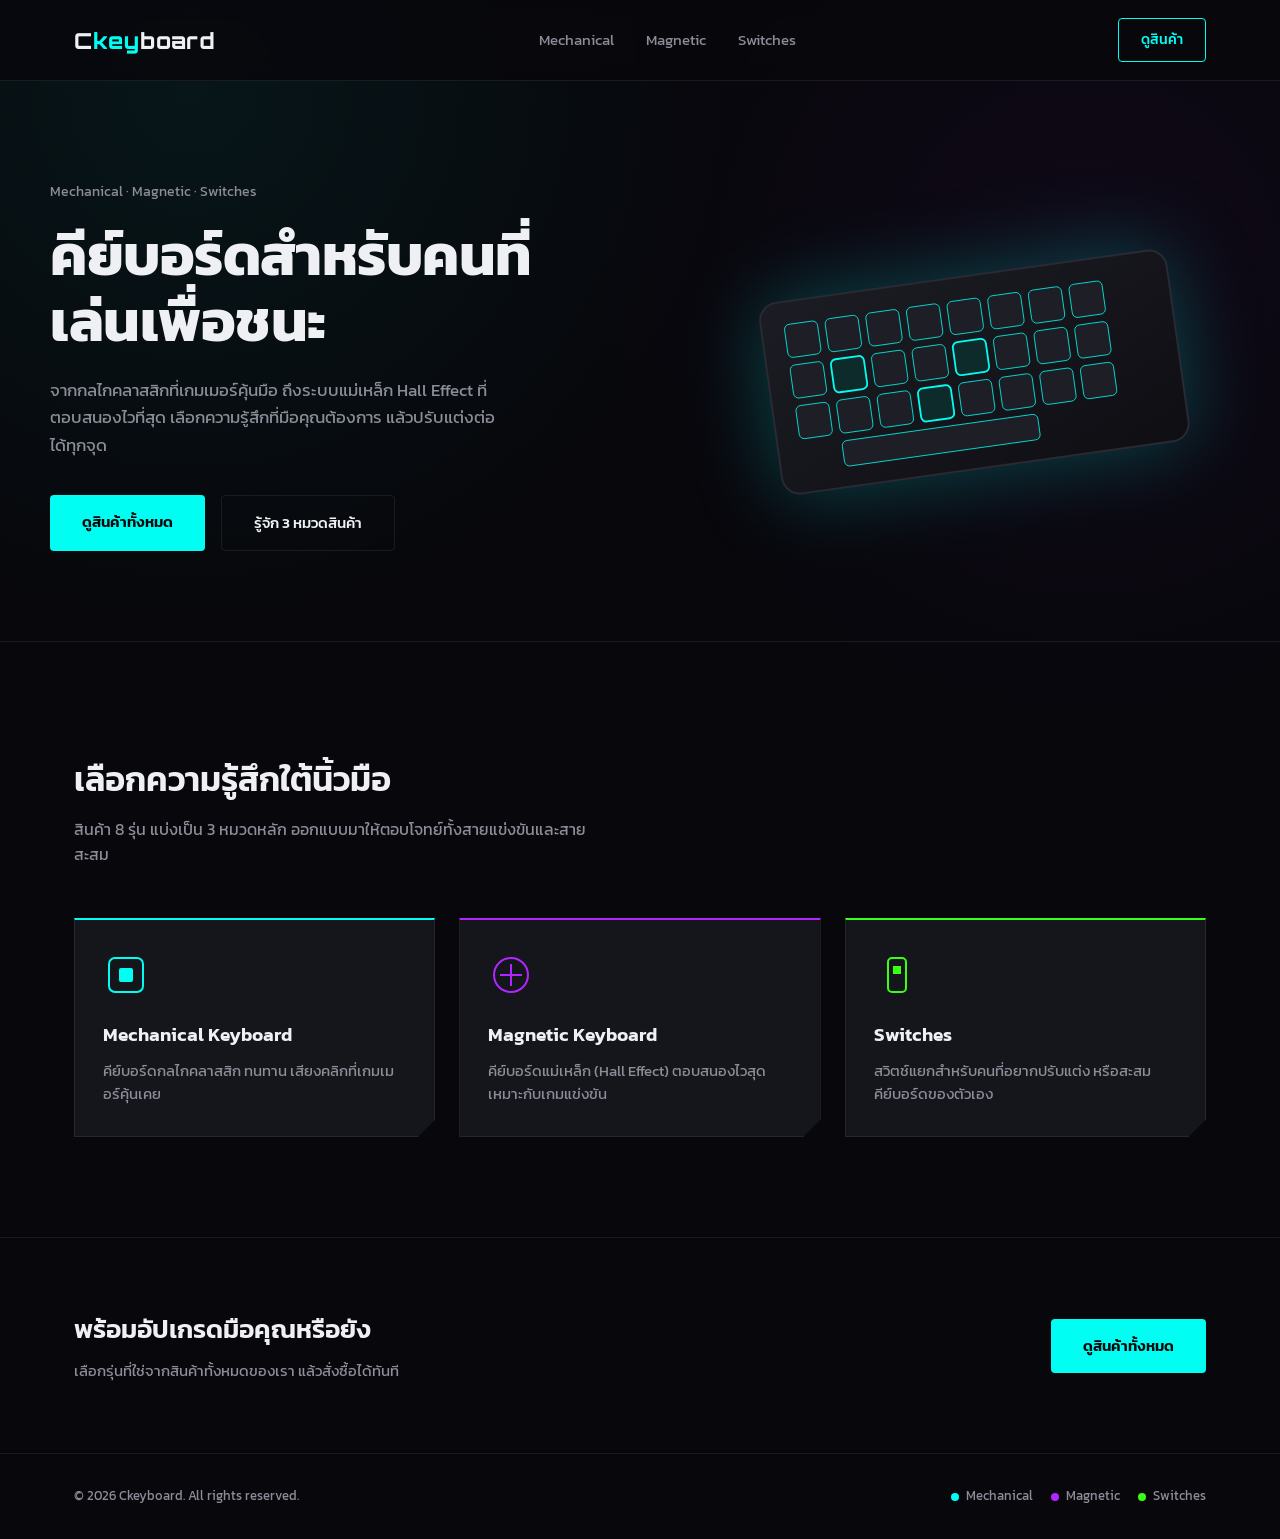
<file: index.html>
<!DOCTYPE html>
<html lang="th">
<head>
<meta charset="UTF-8">
<meta name="viewport" content="width=device-width, initial-scale=1.0">
<title>Ckeyboard — คีย์บอร์ดสำหรับคนที่เล่นเพื่อชนะ</title>
<link rel="preconnect" href="https://fonts.googleapis.com">
<link href="https://fonts.googleapis.com/css2?family=Orbitron:wght@600;700;800&family=Kanit:wght@300;400;500;600;700&display=swap" rel="stylesheet">
<link rel="stylesheet" href="style.css">
</head>
<body>

<header>
  <nav class="nav wrap">
    <div class="logo">C<span>key</span>board</div>
    <div class="nav-links">
      <a href="product.html#mechanical">Mechanical</a>
      <a href="product.html#magnetic">Magnetic</a>
      <a href="product.html#switches">Switches</a>
    </div>
    <a href="product.html" class="nav-cta">ดูสินค้า</a>
  </nav>
</header>

<section class="hero">
  <div class="hero-grid">
    <div>
      <div class="hero-eyebrow">Mechanical · Magnetic · Switches</div>
      <h1>คีย์บอร์ดสำหรับคนที่เล่นเพื่อชนะ</h1>
      <p class="sub">จากกลไกคลาสสิกที่เกมเมอร์คุ้นมือ ถึงระบบแม่เหล็ก Hall Effect ที่ตอบสนองไวที่สุด เลือกความรู้สึกที่มือคุณต้องการ แล้วปรับแต่งต่อได้ทุกจุด</p>
      <div class="hero-actions">
        <a href="product.html" class="btn-primary">ดูสินค้าทั้งหมด</a>
        <a href="#categories" class="btn-ghost">รู้จัก 3 หมวดสินค้า</a>
      </div>
    </div>
    <div class="hero-art">
      <svg viewBox="0 0 400 260" xmlns="http://www.w3.org/2000/svg">
        <defs>
          <linearGradient id="capGrad" x1="0" y1="0" x2="1" y2="1">
            <stop offset="0%" stop-color="#1c1c24"/>
            <stop offset="100%" stop-color="#0e0e13"/>
          </linearGradient>
        </defs>
        <g transform="rotate(-8 200 130)">
          <rect x="40" y="60" width="320" height="150" rx="14" fill="url(#capGrad)" stroke="#2a2a33" stroke-width="1.5"/>
          <g fill="#1e1e26" stroke="#00fff2" stroke-width="0.6">
            <rect x="58" y="78" width="26" height="26" rx="4"/>
            <rect x="90" y="78" width="26" height="26" rx="4"/>
            <rect x="122" y="78" width="26" height="26" rx="4"/>
            <rect x="154" y="78" width="26" height="26" rx="4"/>
            <rect x="186" y="78" width="26" height="26" rx="4"/>
            <rect x="218" y="78" width="26" height="26" rx="4"/>
            <rect x="250" y="78" width="26" height="26" rx="4"/>
            <rect x="282" y="78" width="26" height="26" rx="4"/>

            <rect x="58" y="110" width="26" height="26" rx="4"/>
            <rect x="90" y="110" width="26" height="26" rx="4" fill="#0d2b2a" stroke-width="1.4"/>
            <rect x="122" y="110" width="26" height="26" rx="4"/>
            <rect x="154" y="110" width="26" height="26" rx="4"/>
            <rect x="186" y="110" width="26" height="26" rx="4" fill="#0d2b2a" stroke-width="1.4"/>
            <rect x="218" y="110" width="26" height="26" rx="4"/>
            <rect x="250" y="110" width="26" height="26" rx="4"/>
            <rect x="282" y="110" width="26" height="26" rx="4"/>

            <rect x="58" y="142" width="26" height="26" rx="4"/>
            <rect x="90" y="142" width="26" height="26" rx="4"/>
            <rect x="122" y="142" width="26" height="26" rx="4"/>
            <rect x="154" y="142" width="26" height="26" rx="4" fill="#0d2b2a" stroke-width="1.4"/>
            <rect x="186" y="142" width="26" height="26" rx="4"/>
            <rect x="218" y="142" width="26" height="26" rx="4"/>
            <rect x="250" y="142" width="26" height="26" rx="4"/>
            <rect x="282" y="142" width="26" height="26" rx="4"/>

            <rect x="90" y="174" width="154" height="20" rx="4"/>
          </g>
        </g>
      </svg>
    </div>
  </div>
</section>

<section class="categories" id="categories">
  <div class="wrap">
    <div class="section-head">
      <h2>เลือกความรู้สึกใต้นิ้วมือ</h2>
      <p>สินค้า 8 รุ่น แบ่งเป็น 3 หมวดหลัก ออกแบบมาให้ตอบโจทย์ทั้งสายแข่งขันและสายสะสม</p>
    </div>
    <div class="cat-grid">
      <a class="cat-card mech" href="product.html#mechanical" style="display:block">
        <svg class="cat-icon" viewBox="0 0 46 46" fill="none"><rect x="6" y="6" width="34" height="34" rx="6" stroke="#00fff2" stroke-width="2"/><rect x="16" y="16" width="14" height="14" rx="2" fill="#00fff2"/></svg>
        <h3>Mechanical Keyboard</h3>
        <p>คีย์บอร์ดกลไกคลาสสิก ทนทาน เสียงคลิกที่เกมเมอร์คุ้นเคย</p>
      </a>
      <a class="cat-card mag" href="product.html#magnetic" style="display:block">
        <svg class="cat-icon" viewBox="0 0 46 46" fill="none"><circle cx="23" cy="23" r="17" stroke="#b026ff" stroke-width="2"/><path d="M23 12v22M12 23h22" stroke="#b026ff" stroke-width="2"/></svg>
        <h3>Magnetic Keyboard</h3>
        <p>คีย์บอร์ดแม่เหล็ก (Hall Effect) ตอบสนองไวสุด เหมาะกับเกมแข่งขัน</p>
      </a>
      <a class="cat-card sw" href="product.html#switches" style="display:block">
        <svg class="cat-icon" viewBox="0 0 46 46" fill="none"><rect x="14" y="6" width="18" height="34" rx="4" stroke="#39ff14" stroke-width="2"/><rect x="19" y="14" width="8" height="8" fill="#39ff14"/></svg>
        <h3>Switches</h3>
        <p>สวิตช์แยกสำหรับคนที่อยากปรับแต่ง หรือสะสมคีย์บอร์ดของตัวเอง</p>
      </a>
    </div>
  </div>
</section>

<section class="contact" id="contact">
  <div class="wrap contact-inner">
    <div>
      <h2>พร้อมอัปเกรดมือคุณหรือยัง</h2>
      <p>เลือกรุ่นที่ใช่จากสินค้าทั้งหมดของเรา แล้วสั่งซื้อได้ทันที</p>
    </div>
    <a href="product.html" class="btn-primary">ดูสินค้าทั้งหมด</a>
  </div>
</section>

<footer>
  <div class="wrap footer-inner">
    <div>© <span id="year"></span> Ckeyboard. All rights reserved.</div>
    <div class="legend">
      <span><span class="dot cyan"></span>Mechanical</span>
      <span><span class="dot magenta"></span>Magnetic</span>
      <span><span class="dot green"></span>Switches</span>
    </div>
  </div>
</footer>

<script src="script.js"></script>
</body>
</html>
</file>
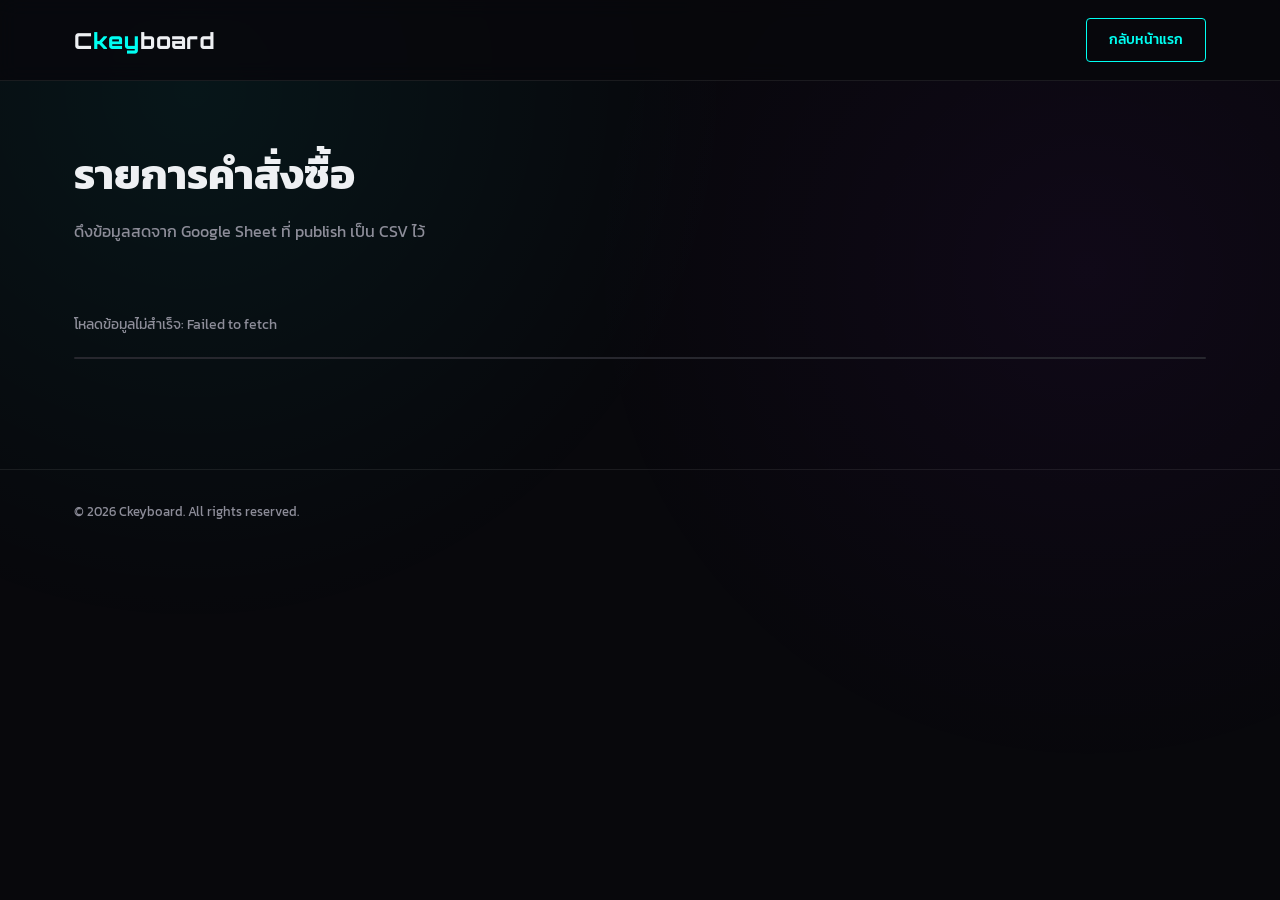
<file: admin.html>
<!DOCTYPE html>
<html lang="th">
<head>
<meta charset="UTF-8">
<meta name="viewport" content="width=device-width, initial-scale=1.0">
<title>Admin — รายการคำสั่งซื้อ — Ckeyboard</title>
<link rel="preconnect" href="https://fonts.googleapis.com">
<link href="https://fonts.googleapis.com/css2?family=Orbitron:wght@600;700;800&family=Kanit:wght@300;400;500;600;700&display=swap" rel="stylesheet">
<link rel="stylesheet" href="style.css">
</head>
<body>

<header>
  <nav class="nav wrap">
    <a href="index.html" class="logo">C<span>key</span>board</a>
    <div class="nav-links"></div>
    <a href="index.html" class="nav-cta">กลับหน้าแรก</a>
  </nav>
</header>

<div class="page-title wrap">
  <h1>รายการคำสั่งซื้อ</h1>
  <p>ดึงข้อมูลสดจาก Google Sheet ที่ publish เป็น CSV ไว้</p>
</div>

<section class="admin-section">
  <div class="wrap">
    <p class="admin-status" id="adminStatus">กำลังโหลด...</p>
    <div class="admin-table-wrap">
      <table class="admin-table">
        <thead><tr id="adminHead"></tr></thead>
        <tbody id="adminTable"></tbody>
      </table>
    </div>
  </div>
</section>

<footer>
  <div class="wrap footer-inner">
    <div>© <span id="year"></span> Ckeyboard. All rights reserved.</div>
  </div>
</footer>

<script src="script.js"></script>
</body>
</html>
</file>
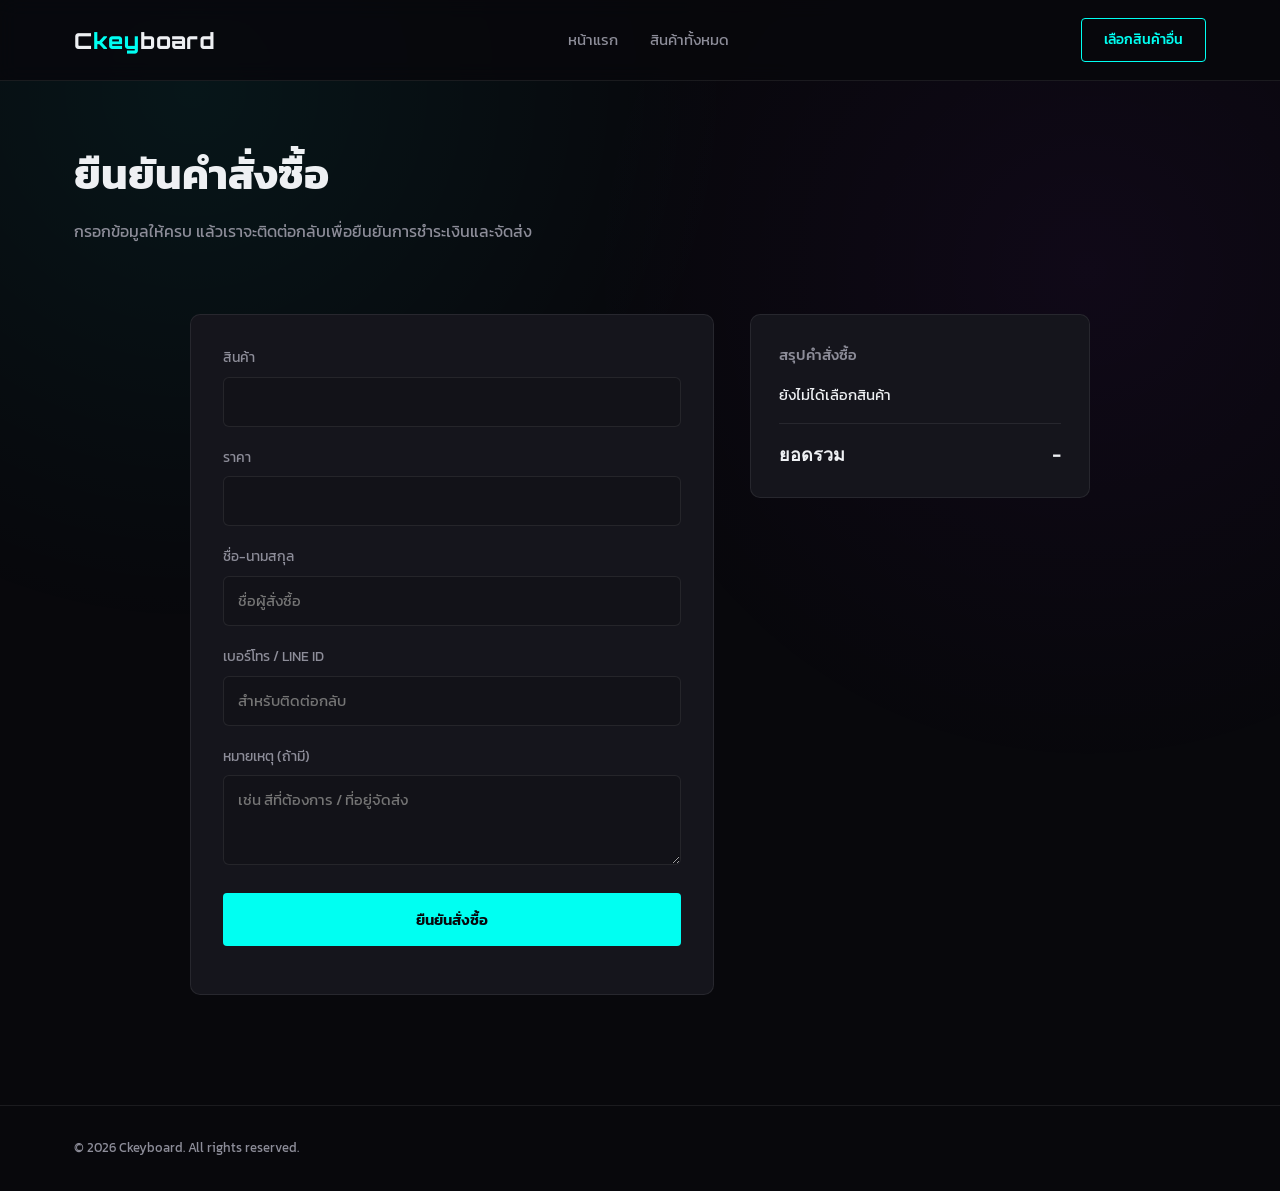
<file: order.html>
<!DOCTYPE html>
<html lang="th">
<head>
<meta charset="UTF-8">
<meta name="viewport" content="width=device-width, initial-scale=1.0">
<title>สั่งซื้อ — Ckeyboard</title>
<link rel="preconnect" href="https://fonts.googleapis.com">
<link href="https://fonts.googleapis.com/css2?family=Orbitron:wght@600;700;800&family=Kanit:wght@300;400;500;600;700&display=swap" rel="stylesheet">
<link rel="stylesheet" href="style.css">
</head>
<body>

<header>
  <nav class="nav wrap">
    <a href="index.html" class="logo">C<span>key</span>board</a>
    <div class="nav-links">
      <a href="index.html">หน้าแรก</a>
      <a href="product.html">สินค้าทั้งหมด</a>
    </div>
    <a href="product.html" class="nav-cta">เลือกสินค้าอื่น</a>
  </nav>
</header>

<div class="page-title wrap">
  <h1>ยืนยันคำสั่งซื้อ</h1>
  <p>กรอกข้อมูลให้ครบ แล้วเราจะติดต่อกลับเพื่อยืนยันการชำระเงินและจัดส่ง</p>
</div>

<section class="form-section">
  <div class="order-layout">
    <form class="form-card" id="orderForm">
      <div class="field">
        <label for="itemName">สินค้า</label>
        <input type="text" id="itemName" readonly>
      </div>
      <div class="field">
        <label for="itemPrice">ราคา</label>
        <input type="text" id="itemPrice" readonly>
      </div>
      <div class="field">
        <label for="customerName">ชื่อ-นามสกุล</label>
        <input type="text" id="customerName" placeholder="ชื่อผู้สั่งซื้อ" required>
      </div>
      <div class="field">
        <label for="customerContact">เบอร์โทร / LINE ID</label>
        <input type="text" id="customerContact" placeholder="สำหรับติดต่อกลับ" required>
      </div>
      <div class="field">
        <label for="orderNote">หมายเหตุ (ถ้ามี)</label>
        <textarea id="orderNote" placeholder="เช่น สีที่ต้องการ / ที่อยู่จัดส่ง"></textarea>
      </div>
      <button type="submit" class="btn-primary" style="width:100%">ยืนยันสั่งซื้อ</button>
      <div class="form-status" id="formStatus"></div>
    </form>

    <div class="summary-card">
      <h3>สรุปคำสั่งซื้อ</h3>
      <div class="summary-row"><span id="summaryItem">-</span></div>
      <div class="summary-total"><span>ยอดรวม</span><span id="orderTotal">-</span></div>
    </div>
  </div>
</section>

<footer>
  <div class="wrap footer-inner">
    <div>© <span id="year"></span> Ckeyboard. All rights reserved.</div>
  </div>
</footer>

<script src="script.js"></script>
<script>
  // mirror the selected item name into the summary card
  document.addEventListener("DOMContentLoaded", () => {
    const params = new URLSearchParams(window.location.search);
    const item = params.get("item");
    const summaryItem = document.getElementById("summaryItem");
    if (summaryItem) summaryItem.textContent = item || "ยังไม่ได้เลือกสินค้า";
  });
</script>
</body>
</html>
</file>
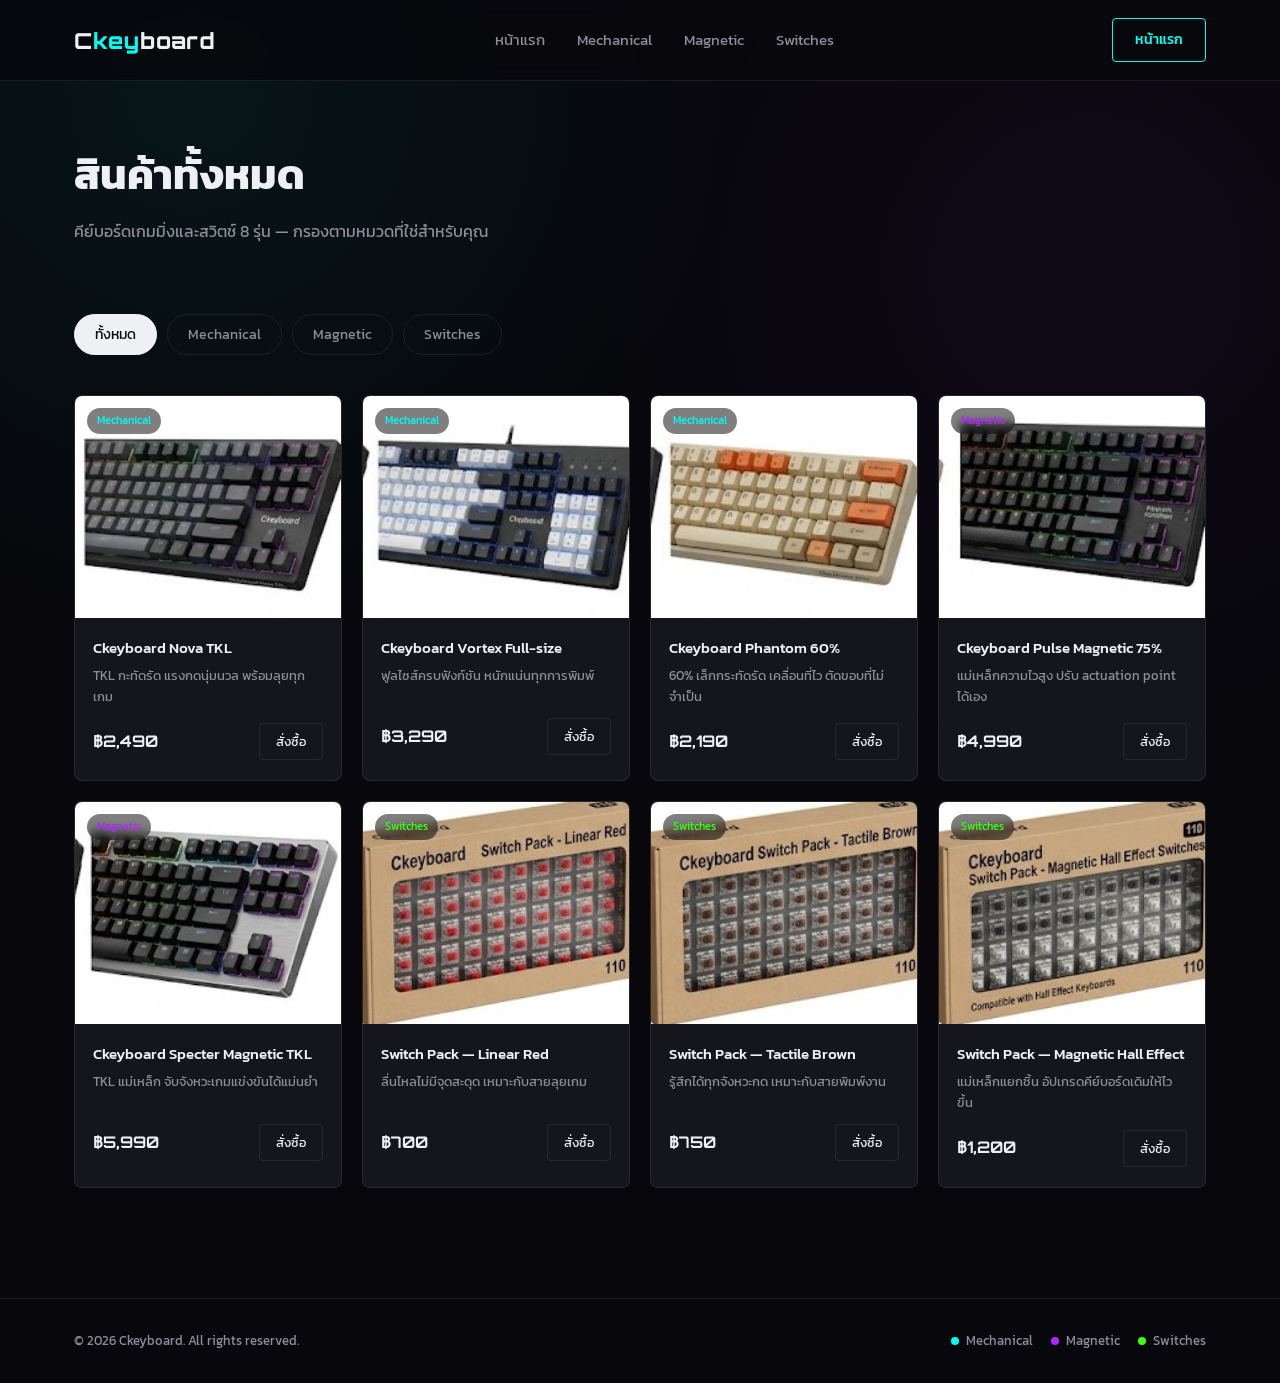
<file: product.html>
<!DOCTYPE html>
<html lang="th">
<head>
<meta charset="UTF-8">
<meta name="viewport" content="width=device-width, initial-scale=1.0">
<title>สินค้าทั้งหมด — Ckeyboard</title>
<link rel="preconnect" href="https://fonts.googleapis.com">
<link href="https://fonts.googleapis.com/css2?family=Orbitron:wght@600;700;800&family=Kanit:wght@300;400;500;600;700&display=swap" rel="stylesheet">
<link rel="stylesheet" href="style.css">
</head>
<body>

<header>
  <nav class="nav wrap">
    <a href="index.html" class="logo">C<span>key</span>board</a>
    <div class="nav-links">
      <a href="index.html">หน้าแรก</a>
      <a href="#" class="filter-jump" data-filter="mechanical">Mechanical</a>
      <a href="#" class="filter-jump" data-filter="magnetic">Magnetic</a>
      <a href="#" class="filter-jump" data-filter="switches">Switches</a>
    </div>
    <a href="index.html" class="nav-cta">หน้าแรก</a>
  </nav>
</header>

<div class="page-title wrap">
  <h1>สินค้าทั้งหมด</h1>
  <p>คีย์บอร์ดเกมมิ่งและสวิตช์ 8 รุ่น — กรองตามหมวดที่ใช่สำหรับคุณ</p>
</div>

<section class="products">
  <div class="wrap">
    <div class="filter-tabs" id="filterTabs">
      <button class="filter-tab active" data-filter="all">ทั้งหมด</button>
      <button class="filter-tab" data-filter="mechanical">Mechanical</button>
      <button class="filter-tab" data-filter="magnetic">Magnetic</button>
      <button class="filter-tab" data-filter="switches">Switches</button>
    </div>

    <div class="product-grid" id="productGrid">
      <!-- rendered by script.js from products.json -->
    </div>
  </div>
</section>

<footer>
  <div class="wrap footer-inner">
    <div>© <span id="year"></span> Ckeyboard. All rights reserved.</div>
    <div class="legend">
      <span><span class="dot cyan"></span>Mechanical</span>
      <span><span class="dot magenta"></span>Magnetic</span>
      <span><span class="dot green"></span>Switches</span>
    </div>
  </div>
</footer>

<script src="script.js"></script>
<script>
  // allow header links (#mechanical etc, or ?hash from index.html) to trigger the matching filter tab
  document.addEventListener("DOMContentLoaded", () => {
    const applyHashFilter = () => {
      const hash = window.location.hash.replace("#", "");
      if (!hash) return;
      const tab = document.querySelector(`#filterTabs .filter-tab[data-filter="${hash}"]`);
      if (tab) tab.click();
    };
    setTimeout(applyHashFilter, 50); // wait for products to render first
    document.querySelectorAll(".filter-jump").forEach(link => {
      link.addEventListener("click", (e) => {
        e.preventDefault();
        const tab = document.querySelector(`#filterTabs .filter-tab[data-filter="${link.dataset.filter}"]`);
        if (tab) tab.click();
        document.getElementById("productGrid").scrollIntoView({ behavior: "smooth" });
      });
    });
  });
</script>
</body>
</html>
</file>
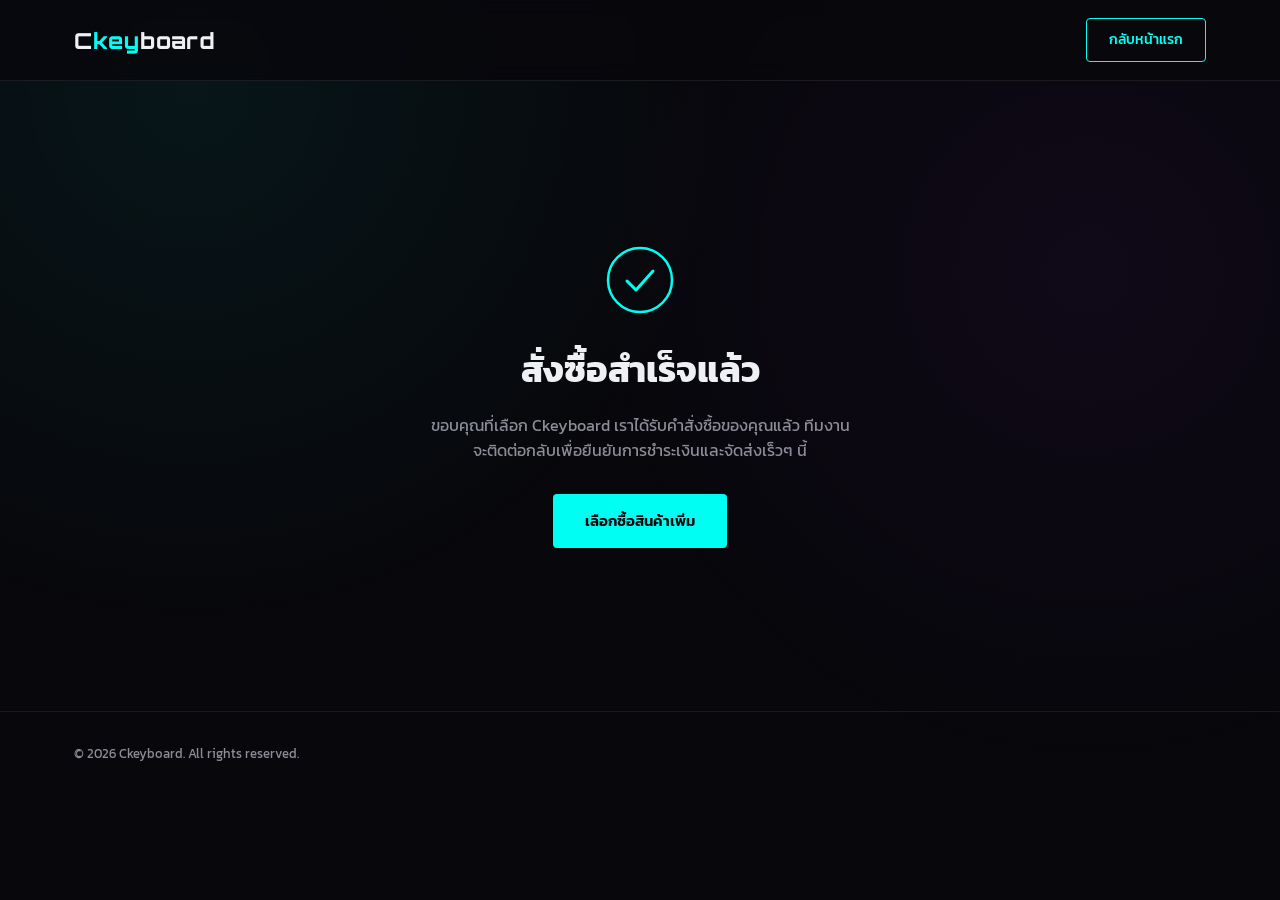
<file: thankyou.html>
<!DOCTYPE html>
<html lang="th">
<head>
<meta charset="UTF-8">
<meta name="viewport" content="width=device-width, initial-scale=1.0">
<title>ขอบคุณสำหรับคำสั่งซื้อ — Ckeyboard</title>
<link rel="preconnect" href="https://fonts.googleapis.com">
<link href="https://fonts.googleapis.com/css2?family=Orbitron:wght@600;700;800&family=Kanit:wght@300;400;500;600;700&display=swap" rel="stylesheet">
<link rel="stylesheet" href="style.css">
</head>
<body>

<header>
  <nav class="nav wrap">
    <a href="index.html" class="logo">C<span>key</span>board</a>
    <div class="nav-links"></div>
    <a href="index.html" class="nav-cta">กลับหน้าแรก</a>
  </nav>
</header>

<section class="thanks-section wrap">
  <div>
    <svg class="thanks-icon" viewBox="0 0 70 70" fill="none" style="margin-left:auto;margin-right:auto">
      <circle cx="35" cy="35" r="32" stroke="#00fff2" stroke-width="2.5"/>
      <path d="M22 36l9 9 17-19" stroke="#00fff2" stroke-width="3" stroke-linecap="round" stroke-linejoin="round"/>
    </svg>
    <h1>สั่งซื้อสำเร็จแล้ว</h1>
    <p>ขอบคุณที่เลือก Ckeyboard เราได้รับคำสั่งซื้อของคุณแล้ว ทีมงานจะติดต่อกลับเพื่อยืนยันการชำระเงินและจัดส่งเร็วๆ นี้</p>
    <a href="product.html" class="btn-primary">เลือกซื้อสินค้าเพิ่ม</a>
  </div>
</section>

<footer>
  <div class="wrap footer-inner">
    <div>© <span id="year"></span> Ckeyboard. All rights reserved.</div>
  </div>
</footer>

<script src="script.js"></script>
</body>
</html>
</file>
<file: style.css>
:root{
  --bg:#08080c;
  --bg-elevated:#121218;
  --bg-card:#15151c;
  --text-primary:#eef0f3;
  --text-muted:#8d8d99;
  --border:rgba(255,255,255,0.08);
  --cyan:#00fff2;
  --magenta:#b026ff;
  --green:#39ff14;
  --font-display:'Orbitron', sans-serif;
  --font-body:'Kanit', sans-serif;
}
*{box-sizing:border-box; margin:0; padding:0;}
html{scroll-behavior:smooth;}
body{
  background:var(--bg);
  color:var(--text-primary);
  font-family:var(--font-body);
  line-height:1.6;
  overflow-x:hidden;
}
a{color:inherit; text-decoration:none;}
img,svg{display:block; max-width:100%;}
.wrap{max-width:1180px; margin:0 auto; padding:0 24px;}

body::before{
  content:"";
  position:fixed; inset:0;
  background-image:
    radial-gradient(circle at 15% 10%, rgba(0,255,242,0.06), transparent 40%),
    radial-gradient(circle at 85% 30%, rgba(176,38,255,0.05), transparent 40%);
  pointer-events:none;
  z-index:0;
}

/* ---------- HEADER ---------- */
header{
  position:sticky; top:0; z-index:50;
  background:rgba(8,8,12,0.85);
  backdrop-filter:blur(10px);
  border-bottom:1px solid var(--border);
}
.nav{
  display:flex; align-items:center; justify-content:space-between;
  padding:18px 24px;
}
.logo{
  font-family:var(--font-display);
  font-weight:800;
  font-size:22px;
  letter-spacing:1px;
  color:var(--text-primary);
}
.logo span{color:var(--cyan);}
.nav-links{
  display:flex; gap:32px;
  font-size:15px;
  font-weight:400;
  color:var(--text-muted);
}
.nav-links a{transition:color .2s;}
.nav-links a:hover{color:var(--cyan);}
.nav-cta{
  padding:10px 22px;
  border:1px solid var(--cyan);
  border-radius:4px;
  font-size:14px;
  font-weight:500;
  color:var(--cyan);
  transition:all .25s;
  white-space:nowrap;
}
.nav-cta:hover{
  background:var(--cyan);
  color:#08080c;
  box-shadow:0 0 20px rgba(0,255,242,0.5);
}

/* ---------- HERO ---------- */
.hero{
  position:relative; z-index:1;
  padding:100px 24px 90px;
}
.hero-grid{
  max-width:1180px; margin:0 auto;
  display:grid;
  grid-template-columns:1.1fr 0.9fr;
  gap:40px;
  align-items:center;
}
.hero-eyebrow{
  font-size:14px;
  color:var(--text-muted);
  margin-bottom:18px;
}
.hero h1{
  font-family:var(--font-body);
  font-weight:700;
  font-size:clamp(34px, 5vw, 58px);
  line-height:1.15;
  letter-spacing:-0.5px;
  max-width:560px;
  animation:riseIn .8s ease-out both;
}
.hero p.sub{
  margin-top:22px;
  font-size:17px;
  color:var(--text-muted);
  max-width:460px;
  animation:riseIn .8s ease-out .1s both;
}
.hero-actions{
  margin-top:36px;
  display:flex; gap:16px; flex-wrap:wrap;
  animation:riseIn .8s ease-out .2s both;
}
.btn-primary{
  padding:15px 32px;
  background:var(--cyan);
  color:#08080c;
  font-weight:600;
  font-size:15px;
  border-radius:4px;
  transition:all .25s;
  display:inline-block;
  border:none;
  cursor:pointer;
  font-family:var(--font-body);
}
.btn-primary:hover{
  box-shadow:0 0 30px rgba(0,255,242,0.55);
  transform:translateY(-2px);
}
.btn-ghost{
  padding:15px 32px;
  border:1px solid var(--border);
  color:var(--text-primary);
  font-weight:500;
  font-size:15px;
  border-radius:4px;
  transition:all .25s;
  background:transparent;
  cursor:pointer;
  font-family:var(--font-body);
}
.btn-ghost:hover{border-color:var(--text-muted);}

@keyframes riseIn{
  from{opacity:0; transform:translateY(16px);}
  to{opacity:1; transform:translateY(0);}
}

.hero-art{animation:riseIn 1s ease-out .15s both;}
.hero-art svg{
  width:100%; height:auto;
  filter:drop-shadow(0 0 40px rgba(0,255,242,0.25));
  animation:float 6s ease-in-out infinite;
}
@keyframes float{
  0%,100%{transform:translateY(0) rotate(-3deg);}
  50%{transform:translateY(-14px) rotate(-1deg);}
}

/* ---------- CATEGORY STRIP ---------- */
.categories{
  position:relative; z-index:1;
  padding:40px 24px 100px;
  border-top:1px solid var(--border);
}
.categories .wrap{padding-top:70px;}
.section-head{max-width:520px; margin-bottom:50px;}
.section-head h2{font-size:clamp(26px,3.4vw,34px); font-weight:600;}
.section-head p{margin-top:12px; color:var(--text-muted); font-size:15.5px;}
.cat-grid{display:grid; grid-template-columns:repeat(3,1fr); gap:24px;}
.cat-card{
  background:var(--bg-card);
  border:1px solid var(--border);
  padding:32px 28px 30px;
  clip-path:polygon(0 0, 100% 0, 100% calc(100% - 18px), calc(100% - 18px) 100%, 0 100%);
  transition:border-color .25s, transform .25s;
}
.cat-card:hover{transform:translateY(-4px);}
.cat-icon{width:46px; height:46px; margin-bottom:22px;}
.cat-card h3{font-size:19px; font-weight:600; margin-bottom:10px;}
.cat-card p{font-size:14.5px; color:var(--text-muted);}
.cat-card.mech{border-top:2px solid var(--cyan);}
.cat-card.mech:hover{border-color:rgba(0,255,242,0.4);}
.cat-card.mag{border-top:2px solid var(--magenta);}
.cat-card.mag:hover{border-color:rgba(176,38,255,0.4);}
.cat-card.sw{border-top:2px solid var(--green);}
.cat-card.sw:hover{border-color:rgba(57,255,20,0.4);}

/* ---------- PRODUCTS ---------- */
.products{position:relative; z-index:1; padding:60px 24px 110px;}
.page-title{padding:60px 24px 10px; position:relative; z-index:1;}
.page-title h1{font-size:clamp(28px,4vw,42px); font-weight:700;}
.page-title p{color:var(--text-muted); margin-top:10px; max-width:520px;}
.filter-tabs{display:flex; gap:10px; flex-wrap:wrap; margin-bottom:40px;}
.filter-tab{
  padding:9px 20px;
  border:1px solid var(--border);
  border-radius:100px;
  font-size:14px;
  color:var(--text-muted);
  cursor:pointer;
  transition:all .2s;
  background:transparent;
  font-family:var(--font-body);
}
.filter-tab:hover{color:var(--text-primary); border-color:var(--text-muted);}
.filter-tab.active{color:#08080c; background:var(--text-primary); border-color:var(--text-primary);}
.product-grid{display:grid; grid-template-columns:repeat(4,1fr); gap:20px;}
.p-card{
  background:var(--bg-card);
  border:1px solid var(--border);
  border-radius:8px;
  overflow:hidden;
  transition:transform .25s, box-shadow .25s;
}
.p-card:hover{transform:translateY(-4px);}
.p-media{
  aspect-ratio:1.2/1;
  background:var(--bg-elevated);
  display:flex; align-items:center; justify-content:center;
  position:relative;
}
.p-media svg{width:64%; height:64%;}
.p-media img{width:100%; height:100%; object-fit:cover;}
.p-badge{
  position:absolute; top:12px; left:12px;
  font-size:11px;
  padding:4px 10px;
  border-radius:100px;
  background:rgba(0,0,0,0.5);
  backdrop-filter:blur(4px);
}
.p-body{padding:18px 18px 20px;}
.p-body h4{font-size:15px; font-weight:500; margin-bottom:6px;}
.p-body p.desc{font-size:13px; color:var(--text-muted); margin-bottom:16px; min-height:36px;}
.p-foot{display:flex; align-items:center; justify-content:space-between;}
.p-price{font-family:var(--font-display); font-weight:700; font-size:16px;}
.p-order{
  font-size:13px;
  padding:8px 16px;
  border:1px solid var(--border);
  border-radius:4px;
  transition:all .2s;
  background:transparent;
  color:inherit;
  cursor:pointer;
  font-family:var(--font-body);
}
.p-order:hover{border-color:var(--cyan); color:var(--cyan);}
.p-card.mechanical .p-badge{color:var(--cyan);}
.p-card.magnetic .p-badge{color:var(--magenta);}
.p-card.switches .p-badge{color:var(--green);}

/* ---------- FORM (order page) ---------- */
.form-section{position:relative; z-index:1; padding:60px 24px 110px;}
.order-layout{
  display:grid;
  grid-template-columns:1fr 340px;
  gap:36px;
  max-width:900px;
  margin:0 auto;
}
.form-card{
  background:var(--bg-card);
  border:1px solid var(--border);
  border-radius:10px;
  padding:32px;
}
.field{margin-bottom:20px;}
.field label{display:block; font-size:13.5px; color:var(--text-muted); margin-bottom:8px;}
.field input, .field textarea{
  width:100%;
  padding:13px 14px;
  background:var(--bg-elevated);
  border:1px solid var(--border);
  border-radius:6px;
  color:var(--text-primary);
  font-family:var(--font-body);
  font-size:14.5px;
  transition:border-color .2s;
}
.field input:focus, .field textarea:focus{outline:none; border-color:var(--cyan);}
.field input[readonly]{color:var(--text-muted);}
.field textarea{resize:vertical; min-height:90px;}
.summary-card{
  background:var(--bg-card);
  border:1px solid var(--border);
  border-radius:10px;
  padding:28px;
  height:fit-content;
}
.summary-card h3{font-size:15px; font-weight:500; color:var(--text-muted); margin-bottom:16px;}
.summary-row{display:flex; justify-content:space-between; font-size:15px; margin-bottom:10px;}
.summary-total{
  border-top:1px solid var(--border);
  margin-top:16px; padding-top:16px;
  display:flex; justify-content:space-between;
  font-family:var(--font-display); font-weight:700; font-size:18px;
}
.form-status{margin-top:16px; font-size:13.5px; color:var(--text-muted);}
.form-status.error{color:#ff5c5c;}
.form-status.success{color:var(--green);}

/* ---------- THANK YOU ---------- */
.thanks-section{
  min-height:70vh;
  display:flex; align-items:center; justify-content:center;
  text-align:center;
  padding:60px 24px;
  position:relative; z-index:1;
}
.thanks-icon{
  width:70px; height:70px; margin:0 auto 26px;
}
.thanks-section h1{font-size:clamp(26px,4vw,36px); font-weight:700; margin-bottom:14px;}
.thanks-section p{color:var(--text-muted); max-width:420px; margin:0 auto 30px;}

/* ---------- ADMIN ---------- */
.admin-section{position:relative; z-index:1; padding:60px 24px 110px;}
.admin-table-wrap{
  border:1px solid var(--border);
  border-radius:10px;
  overflow-x:auto;
  background:var(--bg-card);
}
table.admin-table{width:100%; border-collapse:collapse; font-size:14px; min-width:640px;}
table.admin-table th, table.admin-table td{
  text-align:left; padding:14px 18px; border-bottom:1px solid var(--border); white-space:nowrap;
}
table.admin-table th{color:var(--text-muted); font-weight:500; font-size:12.5px;}
table.admin-table tbody tr:hover{background:rgba(255,255,255,0.02);}
.admin-status{color:var(--text-muted); font-size:14px; margin-bottom:20px;}

/* ---------- CONTACT / FOOTER ---------- */
.contact{position:relative; z-index:1; padding:70px 24px; border-top:1px solid var(--border);}
.contact-inner{display:flex; align-items:center; justify-content:space-between; flex-wrap:wrap; gap:24px;}
.contact h2{font-size:26px; font-weight:600; max-width:420px;}
.contact p{color:var(--text-muted); margin-top:10px; font-size:14.5px; max-width:420px;}

footer{border-top:1px solid var(--border); padding:32px 24px; position:relative; z-index:1;}
.footer-inner{display:flex; justify-content:space-between; align-items:center; flex-wrap:wrap; gap:14px; font-size:13px; color:var(--text-muted);}
.legend{display:flex; gap:18px; flex-wrap:wrap;}
.legend span{display:inline-flex; align-items:center; gap:7px;}
.dot{width:8px; height:8px; border-radius:50%;}
.dot.cyan{background:var(--cyan);}
.dot.magenta{background:var(--magenta);}
.dot.green{background:var(--green);}

@media (max-width:860px){
  .nav-links{display:none;}
  .hero-grid{grid-template-columns:1fr;}
  .hero-art{order:-1; max-width:280px; margin:0 auto 20px;}
  .cat-grid{grid-template-columns:1fr;}
  .product-grid{grid-template-columns:repeat(2,1fr);}
  .contact-inner{flex-direction:column; align-items:flex-start;}
  .order-layout{grid-template-columns:1fr;}
}
@media (max-width:480px){
  .product-grid{grid-template-columns:1fr;}
  .hero{padding:70px 20px 60px;}
}
@media (prefers-reduced-motion: reduce){
  *{animation:none !important; transition:none !important;}
}
</file>
